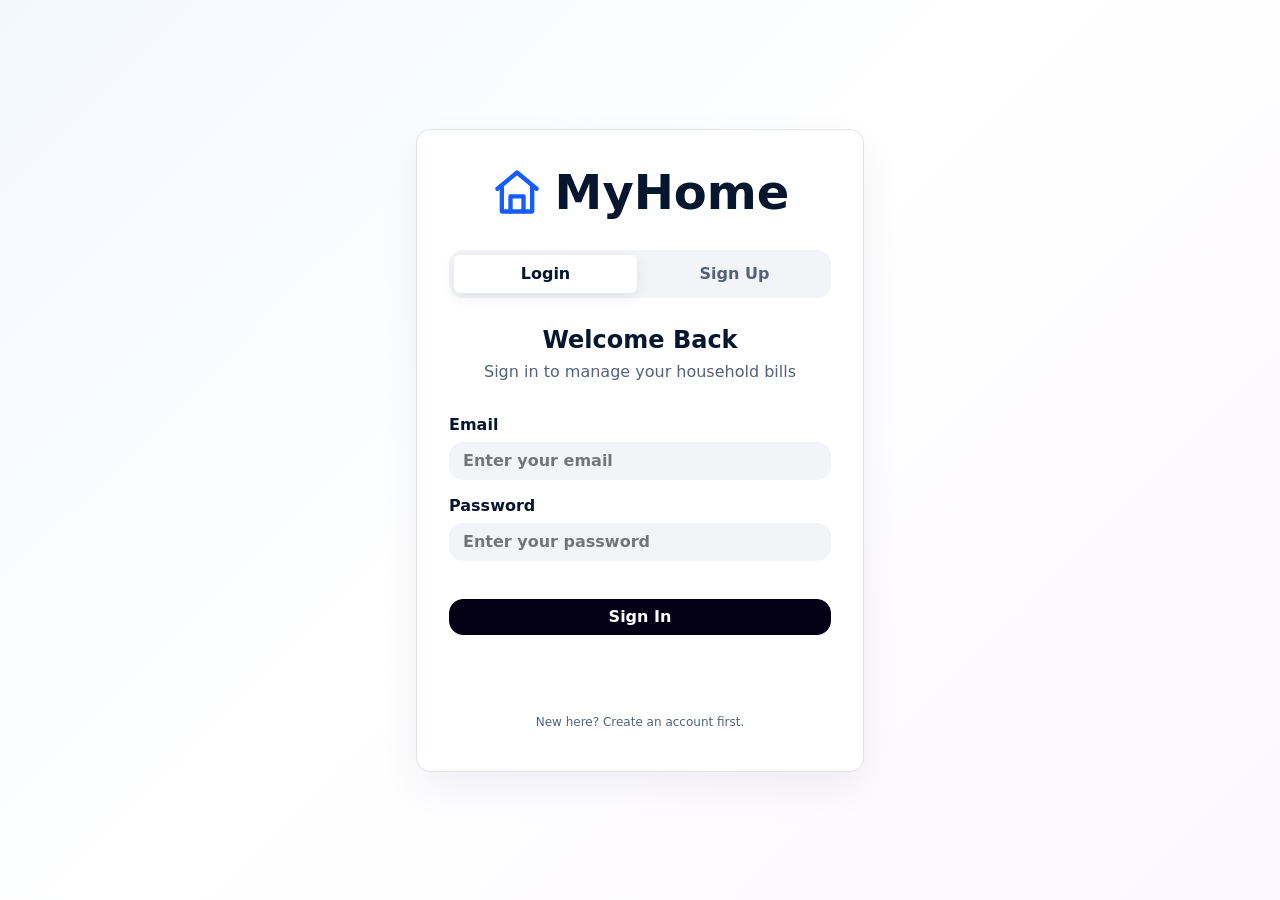
<file: index.html>
<!DOCTYPE html>
<html lang="en">
<head>
  <meta charset="UTF-8">
  <meta name="viewport" content="width=device-width, initial-scale=1.0">
  <title>MyHome</title>
  <meta http-equiv="refresh" content="0; url=Home%20bills%20S.E/Frontend/Html/Login.html?v=20260512l">
</head>
<body>
  <script>
    window.location.replace("Home%20bills%20S.E/Frontend/Html/Login.html?v=20260512l");
  </script>
</body>
</html>
</file>
<file: Home bills S.E/Frontend/Css/styles.css>
:root {
  --bg: #f6f7f9;
  --panel: #ffffff;
  --panel-soft: #f2f4f7;
  --text: #06162f;
  --muted: #53627a;
  --border: #dfe3ea;
  --primary: #155dff;
  --primary-soft: #eaf2ff;
  --danger: #ff2424;
  --danger-soft: #ffe8e8;
  --success: #00a84f;
  --success-soft: #d9fbe6;
  --warning: #ff5b18;
  --warning-soft: #ffe9ca;
  --shadow: 0 16px 40px rgba(8, 20, 43, 0.06);
  --radius: 14px;
  --sidebar: 256px;
  font-family: Inter, ui-sans-serif, system-ui, -apple-system, BlinkMacSystemFont, "Segoe UI", sans-serif;
}

* {
  box-sizing: border-box;
}

body {
  min-height: 100vh;
  margin: 0;
  background: var(--bg);
  color: var(--text);
}

[dir="rtl"] body {
  font-family: Tahoma, "Segoe UI", Arial, sans-serif;
}

button,
input,
select {
  font: inherit;
}

button {
  cursor: pointer;
}

.login-page {
  display: grid;
  min-height: 100vh;
  place-items: center;
  padding: 24px;
  background: linear-gradient(135deg, #f3f8ff 0%, #ffffff 47%, #fbf7ff 100%);
}

.login-card {
  width: min(448px, 100%);
  padding: 34px 32px 30px;
  background: var(--panel);
  border: 1px solid var(--border);
  border-radius: 14px;
  box-shadow: var(--shadow);
}

.brand-lockup {
  display: flex;
  align-items: center;
  justify-content: center;
  gap: 12px;
  margin-bottom: 54px;
  font-size: 48px;
  font-weight: 800;
  letter-spacing: 0;
}

.brand-lockup svg {
  width: 52px;
  height: 52px;
  color: var(--primary);
}

.login-title {
  margin: 0 0 8px;
  text-align: center;
  font-size: 24px;
}

.login-subtitle {
  margin: 0 0 34px;
  text-align: center;
  color: var(--muted);
}

.auth-tabs {
  display: grid;
  grid-template-columns: repeat(2, 1fr);
  gap: 6px;
  margin: -24px 0 28px;
  padding: 5px;
  background: var(--panel-soft);
  border-radius: var(--radius);
}

.auth-tabs button {
  min-height: 38px;
  color: var(--muted);
  font-weight: 800;
  background: transparent;
  border: 0;
  border-radius: 6px;
}

.auth-tabs button.active {
  color: var(--text);
  background: var(--panel);
  box-shadow: 0 4px 14px rgba(8, 20, 43, 0.08);
}

.field {
  display: grid;
  gap: 8px;
  margin-bottom: 16px;
  font-weight: 700;
}

.field span {
  display: inline-flex;
  align-items: center;
  gap: 8px;
}

.field input,
.field select,
.search-row input,
.search-row select {
  width: 100%;
  min-height: 38px;
  padding: 0 13px;
  color: var(--text);
  background: var(--panel-soft);
  border: 1px solid transparent;
  border-radius: var(--radius);
  outline: none;
}

.field input:focus,
.field select:focus,
.search-row input:focus,
.search-row select:focus {
  border-color: var(--primary);
  background: var(--panel);
}

.primary-button,
.secondary-button,
.icon-button,
.ghost-button,
.danger-button {
  display: inline-flex;
  align-items: center;
  justify-content: center;
  gap: 8px;
  min-height: 36px;
  border-radius: var(--radius);
  border: 1px solid var(--border);
  background: var(--panel);
  color: var(--text);
  font-weight: 700;
}

.primary-button {
  width: 100%;
  margin-top: 22px;
  color: #fff;
  background: #030015;
  border-color: #030015;
}

.primary-button:disabled {
  cursor: wait;
  opacity: 0.65;
}

.secondary-button {
  padding: 0 14px;
  color: #fff;
  background: #030015;
  border-color: #030015;
}

.compact-button {
  min-height: 34px;
  padding: 0 12px;
  font-size: 14px;
}

[data-action="add-bill"],
[data-action="edit-profile"] {
  transition: border-color 160ms ease, box-shadow 160ms ease, color 160ms ease, background-color 160ms ease, transform 160ms ease;
}

[data-action="add-bill"] {
  color: #365314;
  background: #ecfccb;
  border-color: #bef264;
}

[data-action="add-bill"]:hover {
  color: #1f3d06;
  background: #d9f99d;
  border-color: #84cc16;
  box-shadow: 0 0 0 3px rgba(132, 204, 22, 0.22), 0 10px 24px rgba(77, 124, 15, 0.18);
  transform: translateY(-1px);
}

[data-action="edit-profile"] {
  color: #334155;
  background: #f1f5f9;
  border-color: #cbd5e1;
}

[data-action="edit-profile"]:hover {
  color: #111827;
  background: #e2e8f0;
  border-color: #94a3b8;
  box-shadow: 0 0 0 3px rgba(148, 163, 184, 0.24), 0 10px 24px rgba(51, 65, 85, 0.18);
  transform: translateY(-1px);
}

.danger-button {
  padding: 0 12px;
  color: var(--danger);
}

.ghost-button {
  padding: 0 12px;
}

.icon-button {
  width: 34px;
  min-height: 34px;
  padding: 0;
  border-radius: 999px;
}

.danger-icon {
  color: var(--danger);
  background: var(--danger-soft);
  border-color: transparent;
}

.demo-note,
.form-message {
  margin-top: 48px;
  text-align: center;
  color: var(--muted);
  font-size: 12px;
}

.form-message {
  min-height: 18px;
  margin-top: 14px;
  color: var(--danger);
}

.app-shell {
  display: grid;
  grid-template-columns: var(--sidebar) 1fr;
  min-height: 100vh;
}

.sidebar {
  position: sticky;
  top: 0;
  display: flex;
  flex-direction: column;
  height: 100vh;
  background: var(--panel);
  border-right: 1px solid var(--border);
}

.sidebar-brand {
  padding: 28px 24px 26px;
  border-bottom: 1px solid var(--border);
}

.sidebar-brand strong,
.brand-home-link,
.nav-link,
.logout-button {
  display: flex;
  align-items: center;
  gap: 12px;
}

.sidebar-brand strong,
.brand-home-link {
  color: var(--text);
  font-size: 18px;
  font-weight: 800;
  text-decoration: none;
}

.brand-home-link:hover {
  color: var(--primary);
}

.sidebar-brand svg,
.brand-home-link svg,
.nav-link svg,
.logout-button svg,
.page-title svg,
.section-title svg,
.field svg {
  width: 20px;
  height: 20px;
  flex: 0 0 auto;
}

.sidebar-brand svg {
  color: var(--primary);
}

.sidebar-brand small {
  display: block;
  margin-top: 10px;
  color: var(--muted);
}

.nav {
  display: grid;
  gap: 6px;
  padding: 18px 16px;
}

.nav-link {
  min-height: 48px;
  padding: 0 16px;
  color: #1b2a42;
  text-decoration: none;
  border-radius: var(--radius);
}

.nav-link.active {
  color: var(--primary);
  background: var(--primary-soft);
}

.logout-wrap {
  margin-top: auto;
  padding: 16px;
  border-top: 1px solid var(--border);
}

.logout-button {
  width: 100%;
  padding: 0 12px;
  background: var(--panel);
  border-radius: 999px;
  transition: background-color 160ms ease, border-color 160ms ease, color 160ms ease;
}

.logout-button svg {
  width: 28px;
  height: 28px;
  padding: 6px;
  color: var(--danger);
  background: var(--danger-soft);
  border-radius: 999px;
}

.logout-button:hover {
  color: var(--danger);
  background: var(--danger-soft);
  border-color: color-mix(in srgb, var(--danger) 42%, transparent);
}

.main-content {
  width: 100%;
  max-width: none;
  padding: 34px 32px 56px;
}

.topbar {
  display: flex;
  align-items: flex-start;
  justify-content: space-between;
  gap: 18px;
  margin-bottom: 32px;
}

.page-title {
  display: flex;
  align-items: center;
  gap: 12px;
  margin: 0 0 6px;
  font-size: 30px;
  line-height: 1.18;
}

.page-subtitle {
  margin: 0;
  color: var(--muted);
}

.stats-grid {
  display: grid;
  grid-template-columns: repeat(4, minmax(0, 1fr));
  gap: 24px;
  margin-bottom: 32px;
}

.stats-grid.three {
  grid-template-columns: repeat(3, minmax(0, 1fr));
}

.stats-grid.schedule-stats {
  grid-template-columns: repeat(2, minmax(260px, 380px));
  justify-content: center;
}

.stat-card,
.content-card,
.bill-card,
.schedule-item,
.profile-card {
  background: var(--panel);
  border: 0;
  border-radius: var(--radius);
  box-shadow: var(--shadow);
}

.stat-card {
  min-height: 170px;
  padding: 24px;
}

.stat-icon,
.category-icon,
.avatar {
  display: inline-grid;
  place-items: center;
  width: 42px;
  height: 42px;
  border-radius: 16px;
}

.stat-icon svg,
.category-icon svg,
.calendar-bill-icon svg {
  width: 20px;
  height: 20px;
}

.stat-value {
  margin: 42px 0 26px;
  font-size: 24px;
  font-weight: 800;
}

.stat-label {
  color: var(--muted);
}

.content-card {
  padding: 24px;
}

.section-heading {
  display: flex;
  align-items: center;
  justify-content: space-between;
  gap: 18px;
  margin-bottom: 26px;
}

.section-title {
  display: flex;
  align-items: center;
  gap: 12px;
  margin: 0;
  font-size: 20px;
}

.empty-state {
  display: grid;
  min-height: 110px;
  place-items: center;
  color: var(--muted);
}

.search-row {
  display: grid;
  grid-template-columns: minmax(220px, 1fr) minmax(180px, 1fr);
  gap: 16px;
  margin-bottom: 24px;
  padding: 24px;
  background: var(--panel);
  border: 0;
  border-radius: var(--radius);
  box-shadow: var(--shadow);
}

.bill-list,
.schedule-list,
.settings-stack {
  display: grid;
  gap: 16px;
}

.bill-card,
.schedule-item {
  display: grid;
  gap: 16px;
  padding: 26px;
}

.bill-card {
  grid-template-columns: auto 1fr auto;
  align-items: center;
  border: 1px solid transparent;
  transition: background-color 160ms ease, border-color 160ms ease, box-shadow 160ms ease, transform 160ms ease;
}

.bill-card:hover {
  background: var(--category-hover);
  border-color: var(--category-color);
  box-shadow: 0 18px 44px rgba(8, 20, 43, 0.14);
  transform: translateY(-1px);
}

body.dark .bill-card:hover {
  background: color-mix(in srgb, var(--category-color) 24%, var(--panel));
}

.bill-main h3,
.schedule-main h3 {
  display: flex;
  flex-wrap: wrap;
  align-items: center;
  gap: 10px;
  margin: 0 0 10px;
  font-size: 18px;
}

.bill-meta,
.bill-description,
.schedule-note,
.setting-subtitle {
  color: var(--muted);
}

.bill-amount {
  margin-left: 24px;
  font-weight: 800;
}

.bill-actions {
  display: flex;
  gap: 8px;
  opacity: 1;
}

.bill-action-button {
  width: 40px;
  min-height: 40px;
  border: 1px solid transparent;
  box-shadow: inset 0 0 0 1px rgba(8, 20, 43, 0.04);
  transition: background-color 160ms ease, border-color 160ms ease, color 160ms ease, transform 160ms ease;
}

.bill-action-button:hover {
  transform: translateY(-1px);
}

.bill-action-button svg {
  width: 19px;
  height: 19px;
}

.pay-action {
  color: #007a3d;
  background: var(--success-soft);
}

.pay-action:hover {
  color: #ffffff;
  background: var(--success);
  border-color: var(--success);
}

.edit-action {
  color: var(--primary);
  background: var(--primary-soft);
}

.edit-action:hover {
  color: #ffffff;
  background: var(--primary);
  border-color: var(--primary);
}

.delete-action {
  color: var(--danger);
  background: var(--danger-soft);
}

.delete-action:hover {
  color: #ffffff;
  background: var(--danger);
  border-color: var(--danger);
}

.badge {
  display: inline-flex;
  align-items: center;
  min-height: 22px;
  padding: 0 8px;
  border-radius: 999px;
  font-size: 12px;
  font-weight: 600;
}

.badge.paid {
  color: var(--success);
  background: var(--success-soft);
}

.badge.unpaid {
  color: var(--warning);
  background: var(--warning-soft);
}

.badge.recurring,
.badge.frequency {
  color: var(--primary);
  background: #dceaff;
}

.badge.occurrence {
  color: #005b2f;
  background: #ccf5dd;
}

.badge.category {
  color: #7e3cff;
  background: #efdfff;
}

.calendar-card {
  margin-bottom: 28px;
}

.calendar-actions {
  display: flex;
  align-items: center;
  gap: 8px;
}

.calendar-actions [data-action="send-reminders"] {
  border-color: #ded6ff;
  color: #4c1d95;
  transition: border-color 160ms ease, box-shadow 160ms ease, color 160ms ease, background-color 160ms ease;
}

.calendar-actions [data-action="send-reminders"] svg {
  width: 14px;
  height: 14px;
  stroke-width: 1.55;
}

.calendar-actions [data-action="send-reminders"]:hover {
  color: #6d28d9;
  background: #f5f0ff;
  border-color: #a78bfa;
  box-shadow: 0 0 0 3px rgba(167, 139, 250, 0.2), 0 10px 24px rgba(109, 40, 217, 0.18);
}

.calendar-weekdays,
.calendar-grid {
  display: grid;
  grid-template-columns: repeat(7, minmax(0, 1fr));
  gap: 8px;
}

.calendar-weekdays {
  margin-bottom: 8px;
  color: var(--muted);
  font-size: 12px;
  text-align: center;
}

.calendar-cell {
  min-height: 92px;
  padding: 10px;
  background: var(--panel-soft);
  border-radius: 16px;
}

.calendar-cell.has-bill {
  background: var(--panel);
  box-shadow: inset 0 0 0 1px var(--border);
}

.calendar-cell > span {
  display: block;
  margin-bottom: 10px;
  color: var(--muted);
  font-weight: 800;
}

.calendar-icons {
  display: flex;
  flex-wrap: wrap;
  gap: 6px;
}

.calendar-bill-icon {
  display: inline-grid;
  place-items: center;
  width: 28px;
  height: 28px;
  border-radius: 999px;
}

.schedule-month {
  display: flex;
  align-items: center;
  gap: 10px;
  margin: 30px 0 14px;
  font-size: 21px;
}

.schedule-item {
  grid-template-columns: 64px auto 1fr auto auto;
  align-items: center;
  box-shadow: var(--shadow);
}

.schedule-item.overdue {
  border: 2px solid #ff4747;
}

.date-tile {
  display: grid;
  place-items: center;
  width: 64px;
  height: 72px;
  background: var(--panel-soft);
  border-radius: var(--radius);
}

.date-tile small,
.date-tile strong {
  display: block;
}

.date-tile strong {
  font-size: 24px;
}

.schedule-amount {
  display: grid;
  justify-items: end;
  gap: 10px;
  font-size: 18px;
  font-weight: 800;
}

.profile-card {
  width: 100%;
  padding: 32px;
}

.profile-header {
  display: flex;
  align-items: center;
  justify-content: space-between;
  gap: 20px;
  margin-bottom: 42px;
}

.profile-person {
  display: flex;
  align-items: center;
  gap: 18px;
}

.avatar {
  width: 64px;
  height: 64px;
  color: var(--primary);
  background: #dceaff;
  border-radius: 50%;
}

.profile-person h2 {
  margin: 0 0 4px;
  font-size: 20px;
}

.profile-person p {
  margin: 0;
  color: var(--muted);
}

.profile-grid {
  display: grid;
  grid-template-columns: repeat(2, minmax(0, 1fr));
  gap: 16px;
  margin-top: 24px;
}

.mini-card {
  min-height: 126px;
  padding: 26px 24px;
  background: var(--panel);
  border: 0;
  border-radius: var(--radius);
  box-shadow: var(--shadow);
}

.mini-card strong {
  display: block;
  margin-top: 34px;
  font-size: 18px;
}

.mini-card .active-text {
  color: var(--success);
}

.settings-page {
  max-width: none;
  margin: 0;
}

.setting-row {
  display: grid;
  grid-template-columns: 1fr auto;
  align-items: center;
  gap: 24px;
  min-height: 84px;
  border-bottom: 1px solid #edf0f4;
}

.setting-row > span:first-child {
  display: grid;
  gap: 6px;
  min-width: 0;
}

.setting-row strong,
.setting-subtitle {
  line-height: 1.5;
}

.setting-subtitle {
  display: block;
}

[dir="rtl"] .settings-page {
  text-align: right;
  word-spacing: 0.08em;
}

.setting-row:last-child {
  border-bottom: 0;
}

.toggle {
  position: relative;
  width: 44px;
  height: 24px;
  appearance: none;
  background: #cfd5df;
  border-radius: 999px;
  outline: none;
}

.toggle:checked {
  background: #526072;
}

.toggle::after {
  position: absolute;
  top: 4px;
  left: 4px;
  width: 16px;
  height: 16px;
  content: "";
  background: #fff;
  border-radius: 50%;
  transition: transform 160ms ease;
}

.toggle:checked::after {
  transform: translateX(20px);
}

.number-input {
  width: 80px;
  min-height: 42px;
  padding: 0 12px;
  border: 1px solid #cfd5df;
  border-radius: var(--radius);
}

.select-input {
  min-width: 132px;
  min-height: 42px;
  padding: 0 12px;
  color: var(--text);
  background: var(--panel-soft);
  border: 1px solid var(--border);
  border-radius: var(--radius);
}

.save-row {
  display: flex;
  justify-content: flex-end;
  margin-top: 24px;
}

.save-row .secondary-button {
  min-width: 152px;
}

.modal-backdrop {
  position: fixed;
  inset: 0;
  z-index: 20;
  display: none;
  align-items: center;
  justify-content: center;
  padding: 22px;
  background: rgba(6, 12, 28, 0.42);
}

.modal-backdrop.open {
  display: flex;
}

.modal {
  width: min(480px, 100%);
  max-height: min(720px, 90vh);
  overflow: auto;
  padding: 24px;
  background: var(--panel);
  border-radius: 12px;
  box-shadow: 0 22px 70px rgba(0, 0, 0, 0.22);
}

.modal-header,
.modal-actions {
  display: flex;
  align-items: center;
  justify-content: space-between;
  gap: 12px;
}

.modal-header {
  margin-bottom: 20px;
}

.modal-header h2 {
  margin: 0;
}

.modal-actions {
  margin-top: 22px;
}

.modal-actions button {
  flex: 1;
}

.modal-message {
  margin: 0;
  color: var(--muted);
  line-height: 1.5;
}

.reminder-modal {
  width: min(560px, 100%);
}

.reminder-list {
  display: grid;
  gap: 12px;
}

.reminder-item {
  display: grid;
  grid-template-columns: auto 1fr;
  gap: 14px;
  align-items: center;
  padding: 14px;
  background: var(--category-hover);
  border: 1px solid var(--category-color);
  border-radius: 12px;
}

.reminder-item h3 {
  margin: 0 0 5px;
  font-size: 16px;
}

.reminder-item p {
  margin: 0;
  color: var(--muted);
}

body.dark .modal {
  color: var(--text);
  background: #202833;
  border: 1px solid var(--border);
}

body.dark .reminder-item {
  color: #eef3f8;
  background: #18202a;
  border-color: color-mix(in srgb, var(--category-color) 72%, #ffffff);
}

body.dark .reminder-item h3 {
  color: #ffffff;
}

body.dark .reminder-item p {
  color: #d7e0eb;
}

.toast {
  position: fixed;
  right: 24px;
  bottom: 24px;
  z-index: 30;
  display: none;
  max-width: min(360px, calc(100vw - 48px));
  padding: 14px 16px;
  color: #fff;
  background: #121928;
  border-radius: var(--radius);
  box-shadow: var(--shadow);
}

.toast.show {
  display: block;
}

body.dark {
  --bg: #151a21;
  --panel: #202833;
  --panel-soft: #18202a;
  --text: #eef3f8;
  --muted: #aeb9c7;
  --border: #344153;
  --primary-soft: #263a5d;
  --danger-soft: #43262a;
  --success-soft: #1f4531;
  --warning-soft: #443220;
  --shadow: 0 14px 34px rgba(0, 0, 0, 0.18);
}

body.dark .secondary-button,
body.dark .primary-button {
  background: #0d1320;
  border-color: #0d1320;
}

body.dark .nav-link,
body.dark .logout-button,
body.dark .brand-home-link,
body.dark .sidebar-brand strong {
  color: #e8eef7;
}

body.dark .nav-link.active {
  color: #ffffff;
  background: #2d456d;
}

body.dark .sidebar {
  background: #1d2530;
}

body.dark .stat-card .stat-icon[style*="#ffffff"] {
  background: var(--panel-soft) !important;
}

body.dark .calendar-actions [data-action="send-reminders"] {
  color: #ddd6fe;
  background: #271b3f;
  border-color: #6d4cc8;
  box-shadow: inset 0 0 0 1px rgba(221, 214, 254, 0.08);
}

body.dark .calendar-actions [data-action="send-reminders"]:hover {
  color: #ffffff;
  background: #3b2470;
  border-color: #c4b5fd;
  box-shadow: 0 0 0 3px rgba(196, 181, 253, 0.22), 0 12px 30px rgba(167, 139, 250, 0.28);
}

body.dark [data-action="add-bill"] {
  color: #d9f99d;
  background: #263716;
  border-color: #65a30d;
}

body.dark [data-action="add-bill"]:hover {
  color: #ffffff;
  background: #365314;
  border-color: #bef264;
  box-shadow: 0 0 0 3px rgba(190, 242, 100, 0.24), 0 12px 30px rgba(132, 204, 22, 0.24);
}

body.dark [data-action="edit-profile"] {
  color: #e2e8f0;
  background: #2b3442;
  border-color: #64748b;
}

body.dark [data-action="edit-profile"]:hover {
  color: #ffffff;
  background: #475569;
  border-color: #cbd5e1;
  box-shadow: 0 0 0 3px rgba(203, 213, 225, 0.2), 0 12px 30px rgba(148, 163, 184, 0.22);
}

[dir="rtl"] .bill-amount {
  margin-right: 24px;
  margin-left: 0;
}

@media (max-width: 900px) {
  .app-shell {
    grid-template-columns: 1fr;
  }

  .sidebar {
    position: static;
    height: auto;
  }

  .nav {
    grid-template-columns: repeat(5, minmax(0, 1fr));
    overflow-x: auto;
  }

  .nav-link {
    justify-content: center;
    padding: 0 12px;
  }

  .logout-wrap {
    display: none;
  }

  .stats-grid,
  .stats-grid.three,
  .stats-grid.schedule-stats,
  .search-row,
  .profile-grid {
    grid-template-columns: 1fr;
  }

  .bill-card,
  .schedule-item {
    grid-template-columns: auto 1fr;
  }

  .calendar-cell {
    min-height: 76px;
    padding: 8px;
  }

  .bill-actions,
  .schedule-amount {
    grid-column: 1 / -1;
    justify-self: start;
  }
}

@media (max-width: 560px) {
  .main-content {
    padding: 24px 16px 42px;
  }

  .brand-lockup {
    font-size: 38px;
  }

  .topbar,
  .profile-header,
  .setting-row {
    align-items: stretch;
    flex-direction: column;
  }

  .topbar,
  .profile-header {
    display: grid;
  }

  .setting-row {
    grid-template-columns: 1fr;
  }
}
</file>
<file: Home bills S.E/Backend/Frontend/Css/styles.css>
:root {
  --bg: #f6f7f9;
  --panel: #ffffff;
  --panel-soft: #f2f4f7;
  --text: #06162f;
  --muted: #53627a;
  --border: #dfe3ea;
  --primary: #155dff;
  --primary-soft: #eaf2ff;
  --danger: #ff2424;
  --danger-soft: #ffe8e8;
  --success: #00a84f;
  --success-soft: #d9fbe6;
  --warning: #ff5b18;
  --warning-soft: #ffe9ca;
  --shadow: 0 16px 40px rgba(8, 20, 43, 0.06);
  --radius: 14px;
  --sidebar: 256px;
  font-family: Inter, ui-sans-serif, system-ui, -apple-system, BlinkMacSystemFont, "Segoe UI", sans-serif;
}

* {
  box-sizing: border-box;
}

body {
  min-height: 100vh;
  margin: 0;
  background: var(--bg);
  color: var(--text);
}

[dir="rtl"] body {
  font-family: Tahoma, "Segoe UI", Arial, sans-serif;
}

button,
input,
select {
  font: inherit;
}

button {
  cursor: pointer;
}

.login-page {
  display: grid;
  min-height: 100vh;
  place-items: center;
  padding: 24px;
  background: linear-gradient(135deg, #f3f8ff 0%, #ffffff 47%, #fbf7ff 100%);
}

.login-card {
  width: min(448px, 100%);
  padding: 34px 32px 30px;
  background: var(--panel);
  border: 1px solid var(--border);
  border-radius: 14px;
  box-shadow: var(--shadow);
}

.brand-lockup {
  display: flex;
  align-items: center;
  justify-content: center;
  gap: 12px;
  margin-bottom: 54px;
  font-size: 48px;
  font-weight: 800;
  letter-spacing: 0;
}

.brand-lockup svg {
  width: 52px;
  height: 52px;
  color: var(--primary);
}

.login-title {
  margin: 0 0 8px;
  text-align: center;
  font-size: 24px;
}

.login-subtitle {
  margin: 0 0 34px;
  text-align: center;
  color: var(--muted);
}

.auth-tabs {
  display: grid;
  grid-template-columns: repeat(2, 1fr);
  gap: 6px;
  margin: -24px 0 28px;
  padding: 5px;
  background: var(--panel-soft);
  border-radius: var(--radius);
}

.auth-tabs button {
  min-height: 38px;
  color: var(--muted);
  font-weight: 800;
  background: transparent;
  border: 0;
  border-radius: 6px;
}

.auth-tabs button.active {
  color: var(--text);
  background: var(--panel);
  box-shadow: 0 4px 14px rgba(8, 20, 43, 0.08);
}

.field {
  display: grid;
  gap: 8px;
  margin-bottom: 16px;
  font-weight: 700;
}

.field span {
  display: inline-flex;
  align-items: center;
  gap: 8px;
}

.field input,
.field select,
.search-row input,
.search-row select {
  width: 100%;
  min-height: 38px;
  padding: 0 13px;
  color: var(--text);
  background: var(--panel-soft);
  border: 1px solid transparent;
  border-radius: var(--radius);
  outline: none;
}

.field input:focus,
.field select:focus,
.search-row input:focus,
.search-row select:focus {
  border-color: var(--primary);
  background: var(--panel);
}

.primary-button,
.secondary-button,
.icon-button,
.ghost-button,
.danger-button {
  display: inline-flex;
  align-items: center;
  justify-content: center;
  gap: 8px;
  min-height: 36px;
  border-radius: var(--radius);
  border: 1px solid var(--border);
  background: var(--panel);
  color: var(--text);
  font-weight: 700;
}

.primary-button {
  width: 100%;
  margin-top: 22px;
  color: #fff;
  background: #030015;
  border-color: #030015;
}

.primary-button:disabled {
  cursor: wait;
  opacity: 0.65;
}

.secondary-button {
  padding: 0 14px;
  color: #fff;
  background: #030015;
  border-color: #030015;
}

.compact-button {
  min-height: 34px;
  padding: 0 12px;
  font-size: 14px;
}

.danger-button {
  padding: 0 12px;
  color: var(--danger);
}

.ghost-button {
  padding: 0 12px;
}

.icon-button {
  width: 34px;
  min-height: 34px;
  padding: 0;
}

.danger-icon {
  color: var(--danger);
  background: var(--danger-soft);
  border-color: transparent;
}

.demo-note,
.form-message {
  margin-top: 48px;
  text-align: center;
  color: var(--muted);
  font-size: 12px;
}

.form-message {
  min-height: 18px;
  margin-top: 14px;
  color: var(--danger);
}

.app-shell {
  display: grid;
  grid-template-columns: var(--sidebar) 1fr;
  min-height: 100vh;
}

.sidebar {
  position: sticky;
  top: 0;
  display: flex;
  flex-direction: column;
  height: 100vh;
  background: var(--panel);
  border-right: 1px solid var(--border);
}

.sidebar-brand {
  padding: 28px 24px 26px;
  border-bottom: 1px solid var(--border);
}

.sidebar-brand strong,
.nav-link,
.logout-button {
  display: flex;
  align-items: center;
  gap: 12px;
}

.sidebar-brand strong {
  font-size: 18px;
}

.sidebar-brand svg,
.nav-link svg,
.logout-button svg,
.page-title svg,
.section-title svg,
.field svg {
  width: 20px;
  height: 20px;
  flex: 0 0 auto;
}

.sidebar-brand svg {
  color: var(--primary);
}

.sidebar-brand small {
  display: block;
  margin-top: 10px;
  color: var(--muted);
}

.nav {
  display: grid;
  gap: 6px;
  padding: 18px 16px;
}

.nav-link {
  min-height: 48px;
  padding: 0 16px;
  color: #1b2a42;
  text-decoration: none;
  border-radius: var(--radius);
}

.nav-link.active {
  color: var(--primary);
  background: var(--primary-soft);
}

.logout-wrap {
  margin-top: auto;
  padding: 16px;
  border-top: 1px solid var(--border);
}

.logout-button {
  width: 100%;
  padding: 0 12px;
  background: var(--panel);
}

.main-content {
  width: 100%;
  max-width: none;
  padding: 34px 32px 56px;
}

.topbar {
  display: flex;
  align-items: flex-start;
  justify-content: space-between;
  gap: 18px;
  margin-bottom: 32px;
}

.page-title {
  display: flex;
  align-items: center;
  gap: 12px;
  margin: 0 0 6px;
  font-size: 30px;
  line-height: 1.18;
}

.page-subtitle {
  margin: 0;
  color: var(--muted);
}

.stats-grid {
  display: grid;
  grid-template-columns: repeat(4, minmax(0, 1fr));
  gap: 24px;
  margin-bottom: 32px;
}

.stats-grid.three {
  grid-template-columns: repeat(3, minmax(0, 1fr));
}

.stats-grid.schedule-stats {
  grid-template-columns: repeat(2, minmax(260px, 380px));
  justify-content: center;
}

.stat-card,
.content-card,
.bill-card,
.schedule-item,
.profile-card {
  background: var(--panel);
  border: 0;
  border-radius: var(--radius);
  box-shadow: var(--shadow);
}

.stat-card {
  min-height: 170px;
  padding: 24px;
}

.stat-icon,
.category-icon,
.avatar {
  display: inline-grid;
  place-items: center;
  width: 42px;
  height: 42px;
  border-radius: 16px;
}

.stat-icon svg,
.category-icon svg,
.calendar-bill-icon svg {
  width: 20px;
  height: 20px;
}

.stat-value {
  margin: 42px 0 26px;
  font-size: 24px;
  font-weight: 800;
}

.stat-label {
  color: var(--muted);
}

.content-card {
  padding: 24px;
}

.section-heading {
  display: flex;
  align-items: center;
  justify-content: space-between;
  gap: 18px;
  margin-bottom: 26px;
}

.section-title {
  display: flex;
  align-items: center;
  gap: 12px;
  margin: 0;
  font-size: 20px;
}

.empty-state {
  display: grid;
  min-height: 110px;
  place-items: center;
  color: var(--muted);
}

.search-row {
  display: grid;
  grid-template-columns: minmax(220px, 1fr) minmax(180px, 1fr);
  gap: 16px;
  margin-bottom: 24px;
  padding: 24px;
  background: var(--panel);
  border: 0;
  border-radius: var(--radius);
  box-shadow: var(--shadow);
}

.bill-list,
.schedule-list,
.settings-stack {
  display: grid;
  gap: 16px;
}

.bill-card,
.schedule-item {
  display: grid;
  gap: 16px;
  padding: 26px;
}

.bill-card {
  grid-template-columns: auto 1fr auto;
  align-items: center;
  transition: background-color 160ms ease, transform 160ms ease;
}

.bill-card:hover {
  background: var(--category-hover);
  transform: translateY(-1px);
}

body.dark .bill-card:hover {
  background: color-mix(in srgb, var(--category-color) 16%, var(--panel));
}

.bill-main h3,
.schedule-main h3 {
  display: flex;
  flex-wrap: wrap;
  align-items: center;
  gap: 10px;
  margin: 0 0 10px;
  font-size: 18px;
}

.bill-meta,
.bill-description,
.schedule-note,
.setting-subtitle {
  color: var(--muted);
}

.bill-amount {
  margin-left: 24px;
  font-weight: 800;
}

.bill-actions {
  display: flex;
  gap: 8px;
  opacity: 1;
}

.badge {
  display: inline-flex;
  align-items: center;
  min-height: 22px;
  padding: 0 8px;
  border-radius: 999px;
  font-size: 12px;
  font-weight: 600;
}

.badge.paid {
  color: var(--success);
  background: var(--success-soft);
}

.badge.unpaid {
  color: var(--warning);
  background: var(--warning-soft);
}

.badge.recurring,
.badge.frequency {
  color: var(--primary);
  background: #dceaff;
}

.badge.category {
  color: #7e3cff;
  background: #efdfff;
}

.calendar-card {
  margin-bottom: 28px;
}

.calendar-actions {
  display: flex;
  align-items: center;
  gap: 8px;
}

.calendar-weekdays,
.calendar-grid {
  display: grid;
  grid-template-columns: repeat(7, minmax(0, 1fr));
  gap: 8px;
}

.calendar-weekdays {
  margin-bottom: 8px;
  color: var(--muted);
  font-size: 12px;
  text-align: center;
}

.calendar-cell {
  min-height: 92px;
  padding: 10px;
  background: var(--panel-soft);
  border-radius: 16px;
}

.calendar-cell.has-bill {
  background: var(--panel);
  box-shadow: inset 0 0 0 1px var(--border);
}

.calendar-cell > span {
  display: block;
  margin-bottom: 10px;
  color: var(--muted);
  font-weight: 800;
}

.calendar-icons {
  display: flex;
  flex-wrap: wrap;
  gap: 6px;
}

.calendar-bill-icon {
  display: inline-grid;
  place-items: center;
  width: 28px;
  height: 28px;
  border-radius: 999px;
}

.schedule-month {
  display: flex;
  align-items: center;
  gap: 10px;
  margin: 30px 0 14px;
  font-size: 21px;
}

.schedule-item {
  grid-template-columns: 64px auto 1fr auto;
  align-items: center;
  box-shadow: var(--shadow);
}

.schedule-item.overdue {
  border: 2px solid #ff4747;
}

.date-tile {
  display: grid;
  place-items: center;
  width: 64px;
  height: 72px;
  background: var(--panel-soft);
  border-radius: var(--radius);
}

.date-tile small,
.date-tile strong {
  display: block;
}

.date-tile strong {
  font-size: 24px;
}

.schedule-amount {
  display: grid;
  justify-items: end;
  gap: 10px;
  font-size: 18px;
  font-weight: 800;
}

.profile-card {
  width: 100%;
  padding: 32px;
}

.profile-header {
  display: flex;
  align-items: center;
  justify-content: space-between;
  gap: 20px;
  margin-bottom: 42px;
}

.profile-person {
  display: flex;
  align-items: center;
  gap: 18px;
}

.avatar {
  width: 64px;
  height: 64px;
  color: var(--primary);
  background: #dceaff;
  border-radius: 50%;
}

.profile-person h2 {
  margin: 0 0 4px;
  font-size: 20px;
}

.profile-person p {
  margin: 0;
  color: var(--muted);
}

.profile-grid {
  display: grid;
  grid-template-columns: repeat(2, minmax(0, 1fr));
  gap: 16px;
  margin-top: 24px;
}

.mini-card {
  min-height: 126px;
  padding: 26px 24px;
  background: var(--panel);
  border: 0;
  border-radius: var(--radius);
  box-shadow: var(--shadow);
}

.mini-card strong {
  display: block;
  margin-top: 34px;
  font-size: 18px;
}

.mini-card .active-text {
  color: var(--success);
}

.settings-page {
  max-width: none;
  margin: 0;
}

.setting-row {
  display: grid;
  grid-template-columns: 1fr auto;
  align-items: center;
  gap: 24px;
  min-height: 84px;
  border-bottom: 1px solid #edf0f4;
}

.setting-row > span:first-child {
  display: grid;
  gap: 6px;
  min-width: 0;
}

.setting-row strong,
.setting-subtitle {
  line-height: 1.5;
}

.setting-subtitle {
  display: block;
}

[dir="rtl"] .settings-page {
  text-align: right;
  word-spacing: 0.08em;
}

.setting-row:last-child {
  border-bottom: 0;
}

.toggle {
  position: relative;
  width: 44px;
  height: 24px;
  appearance: none;
  background: #cfd5df;
  border-radius: 999px;
  outline: none;
}

.toggle:checked {
  background: #526072;
}

.toggle::after {
  position: absolute;
  top: 4px;
  left: 4px;
  width: 16px;
  height: 16px;
  content: "";
  background: #fff;
  border-radius: 50%;
  transition: transform 160ms ease;
}

.toggle:checked::after {
  transform: translateX(20px);
}

.number-input {
  width: 80px;
  min-height: 42px;
  padding: 0 12px;
  border: 1px solid #cfd5df;
  border-radius: var(--radius);
}

.select-input {
  min-width: 132px;
  min-height: 42px;
  padding: 0 12px;
  color: var(--text);
  background: var(--panel-soft);
  border: 1px solid var(--border);
  border-radius: var(--radius);
}

.save-row {
  display: flex;
  justify-content: flex-end;
  margin-top: 24px;
}

.save-row .secondary-button {
  min-width: 152px;
}

.modal-backdrop {
  position: fixed;
  inset: 0;
  z-index: 20;
  display: none;
  align-items: center;
  justify-content: center;
  padding: 22px;
  background: rgba(6, 12, 28, 0.42);
}

.modal-backdrop.open {
  display: flex;
}

.modal {
  width: min(480px, 100%);
  max-height: min(720px, 90vh);
  overflow: auto;
  padding: 24px;
  background: var(--panel);
  border-radius: 12px;
  box-shadow: 0 22px 70px rgba(0, 0, 0, 0.22);
}

.modal-header,
.modal-actions {
  display: flex;
  align-items: center;
  justify-content: space-between;
  gap: 12px;
}

.modal-header {
  margin-bottom: 20px;
}

.modal-header h2 {
  margin: 0;
}

.modal-actions {
  margin-top: 22px;
}

.modal-actions button {
  flex: 1;
}

.toast {
  position: fixed;
  right: 24px;
  bottom: 24px;
  z-index: 30;
  display: none;
  max-width: min(360px, calc(100vw - 48px));
  padding: 14px 16px;
  color: #fff;
  background: #121928;
  border-radius: var(--radius);
  box-shadow: var(--shadow);
}

.toast.show {
  display: block;
}

body.dark {
  --bg: #151a21;
  --panel: #202833;
  --panel-soft: #18202a;
  --text: #eef3f8;
  --muted: #aeb9c7;
  --border: #344153;
  --primary-soft: #263a5d;
  --danger-soft: #43262a;
  --success-soft: #1f4531;
  --warning-soft: #443220;
  --shadow: 0 14px 34px rgba(0, 0, 0, 0.18);
}

body.dark .secondary-button,
body.dark .primary-button {
  background: #0d1320;
  border-color: #0d1320;
}

body.dark .nav-link,
body.dark .logout-button,
body.dark .sidebar-brand strong {
  color: #e8eef7;
}

body.dark .nav-link.active {
  color: #ffffff;
  background: #2d456d;
}

body.dark .sidebar {
  background: #1d2530;
}

body.dark .stat-card .stat-icon[style*="#ffffff"] {
  background: var(--panel-soft) !important;
}

[dir="rtl"] .bill-amount {
  margin-right: 24px;
  margin-left: 0;
}

@media (max-width: 900px) {
  .app-shell {
    grid-template-columns: 1fr;
  }

  .sidebar {
    position: static;
    height: auto;
  }

  .nav {
    grid-template-columns: repeat(5, minmax(0, 1fr));
    overflow-x: auto;
  }

  .nav-link {
    justify-content: center;
    padding: 0 12px;
  }

  .logout-wrap {
    display: none;
  }

  .stats-grid,
  .stats-grid.three,
  .stats-grid.schedule-stats,
  .search-row,
  .profile-grid {
    grid-template-columns: 1fr;
  }

  .bill-card,
  .schedule-item {
    grid-template-columns: auto 1fr;
  }

  .calendar-cell {
    min-height: 76px;
    padding: 8px;
  }

  .bill-actions,
  .schedule-amount {
    grid-column: 1 / -1;
    justify-self: start;
  }
}

@media (max-width: 560px) {
  .main-content {
    padding: 24px 16px 42px;
  }

  .brand-lockup {
    font-size: 38px;
  }

  .topbar,
  .profile-header,
  .setting-row {
    align-items: stretch;
    flex-direction: column;
  }

  .topbar,
  .profile-header {
    display: grid;
  }

  .setting-row {
    grid-template-columns: 1fr;
  }
}
</file>
